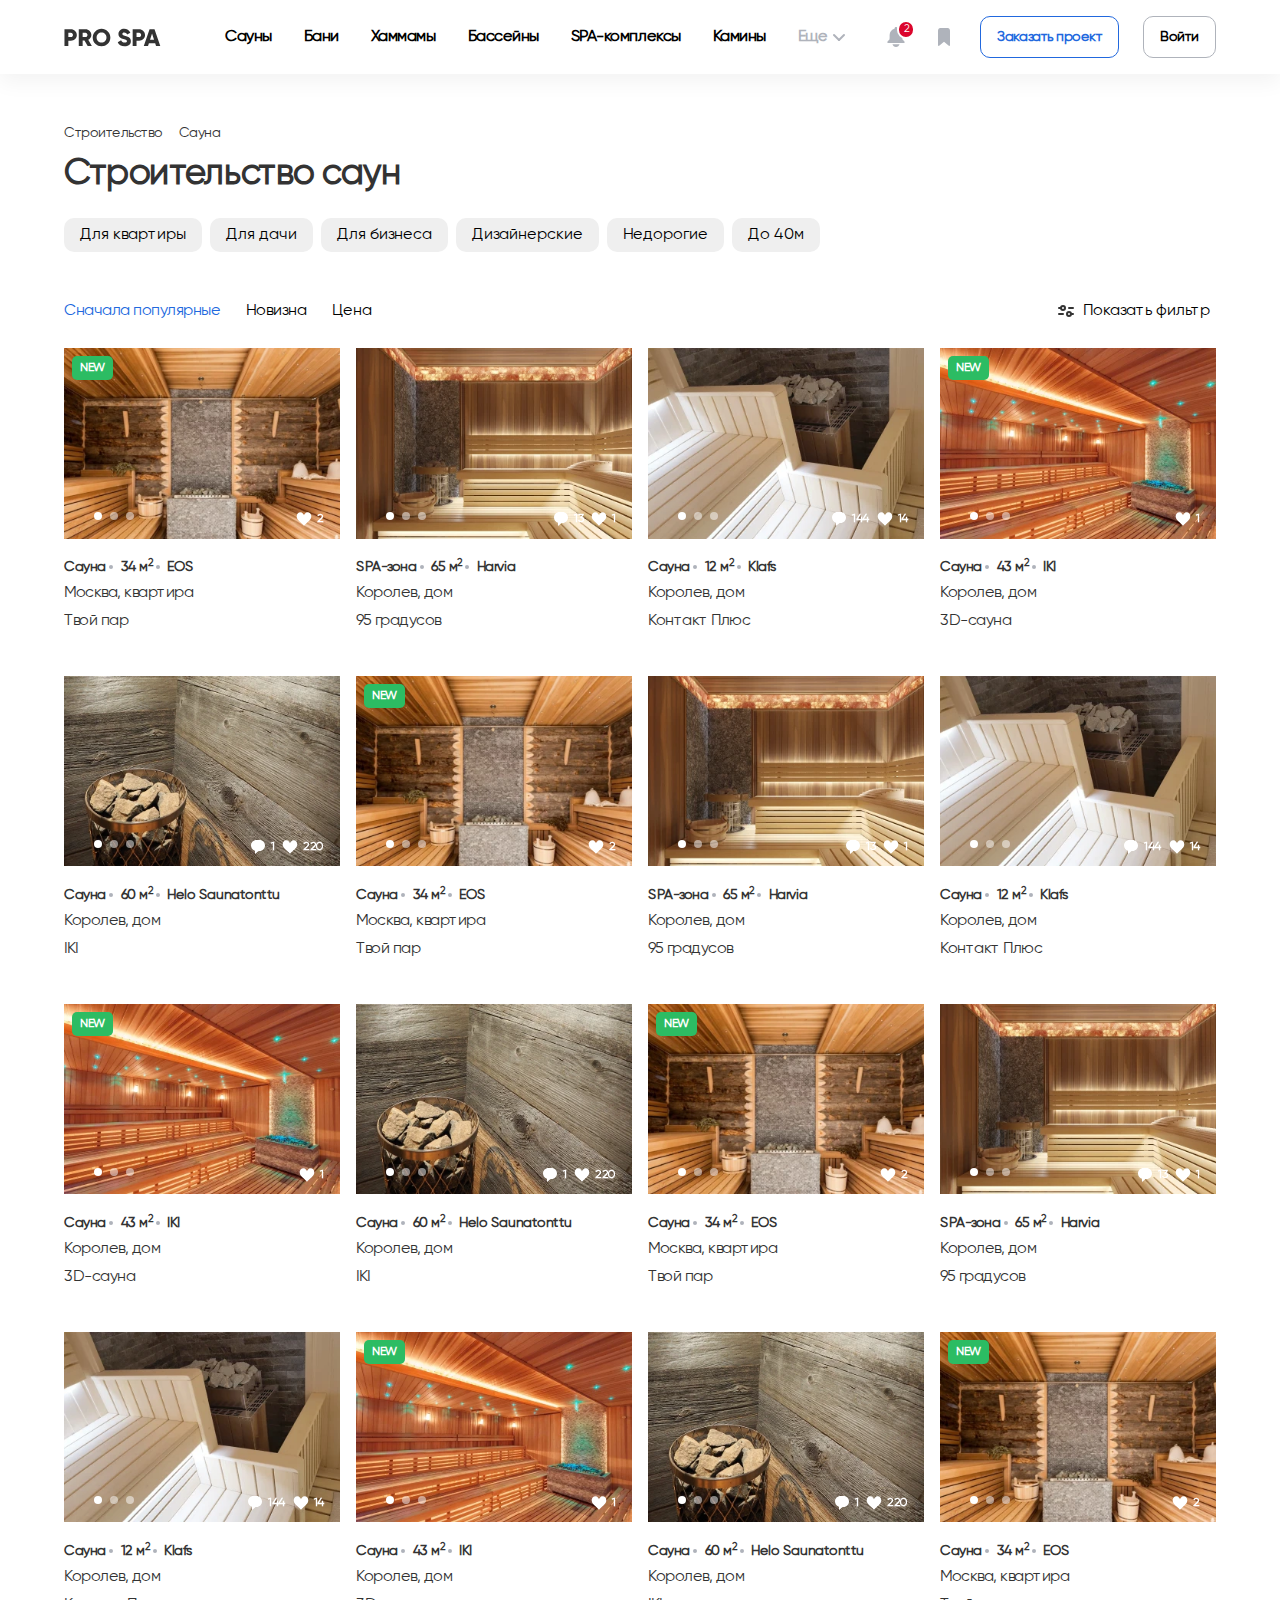
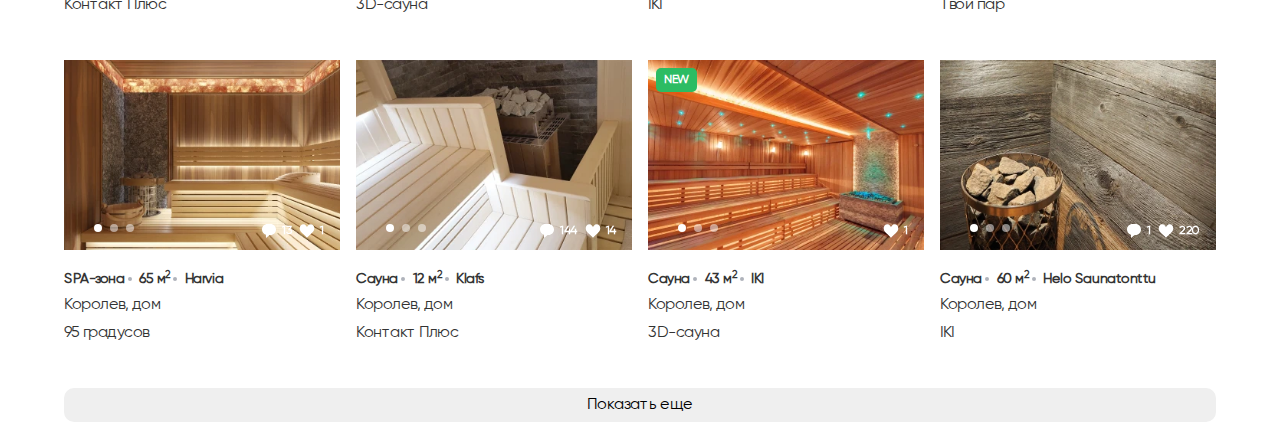
<file: index.html>
<!DOCTYPE html>
<html lang="ru">
  <head>
    <meta charset="UTF-8" />
    <meta http-equiv="X-UA-Compatible" content="IE=edge" />
    <meta name="viewport" content="width=device-width, initial-scale=1.0" />
    <meta name="description" content="Описание проекта">
    <title>Pro Spa</title>
    <link rel="stylesheet" href="css/style.min.css">
  </head>
  <body>
    <div class="page-body">
      <div class="page-header">
        <header class="page-header__wrapper centering-container">
          <a class="page-header__logo" href="#">
            <img src="img/svg/Icon Logo.svg" alt="логотип компании" width="97" height="29">
          </a>
          <nav class="page-header__nav main-nav main-nav--closed main-nav--nojs">
            <button class="main-nav__toggle" type="button">
              <span class="visually-hidden">Открыть меню</span>
              <svg class="main-nav__open-button" width="24" height="24">
                <use xlink:href="img/sprite_auto.svg#Icons Menu Gamburger"></use>
              </svg>
              <svg class="main-nav__close-button" width="24" height="24">
                <use xlink:href="img/sprite_auto.svg#Icons Menu Close"></use>
              </svg>
            </button>
            <ul class="main-nav__list">
              <li class="main-nav__item main-nav__item--content">
                <a class="main-nav__link" href="#">
                  <span>Сауны</span>
                  <svg width="16" height="16" stroke="#000000">
                    <use xlink:href="img/sprite_auto.svg#Icon Select"></use>
                  </svg>
                </a>
              </li>
              <li class="main-nav__item main-nav__item--content">
                <a class="main-nav__link" href="#">
                  <span>Бани</span>
                  <svg width="16" height="16" stroke="#000000">
                    <use xlink:href="img/sprite_auto.svg#Icon Select"></use>
                  </svg>
                </a>
              </li>
              <li class="main-nav__item main-nav__item--content">
                <a class="main-nav__link" href="#">
                  <span>Хаммамы</span>
                  <svg width="16" height="16" stroke="#000000">
                    <use xlink:href="img/sprite_auto.svg#Icon Select"></use>
                  </svg>
                </a>
              </li>
              <li class="main-nav__item main-nav__item--content">
                <a class="main-nav__link" href="#">
                  <span>Бассейны</span>
                  <svg width="16" height="16" stroke="#000000">
                    <use xlink:href="img/sprite_auto.svg#Icon Select"></use>
                  </svg>
                </a>
              </li>
              <li class="main-nav__item main-nav__item--content">
                <a class="main-nav__link" href="#">
                  <span>SPA-комплексы</span>
                  <svg width="16" height="16" stroke="#000000">
                    <use xlink:href="img/sprite_auto.svg#Icon Select"></use>
                  </svg>
                </a>
              </li>
              <li class="main-nav__item main-nav__item--content">
                <a class="main-nav__link" href="#">
                  <span>Камины</span>
                  <svg width="16" height="16" stroke="#000000">
                    <use xlink:href="img/sprite_auto.svg#Icon Select"></use>
                  </svg>
                </a>
              </li>
              <li class="main-nav__item">
                <a class="main-nav__link main-nav__link--show-more" href="#">
                  <span>
                    Еще
                    <span class="main-nav__show-more-mobile-content">разделы</span>
                  </span>
                  <svg width="16" height="16" fill="none" stroke="#000000">
                    <use xlink:href="img/sprite_auto.svg#Icon Select"></use>
                  </svg>
                </a>
              </li>
            </ul>
          </nav>
          <div class="page-header__lk lk">
            <a href="#" class="lk__icon lk__icon--notification">
              <svg width="24" height="24">
                <use xlink:href="img/sprite_auto.svg#Icons Menu Notification"></use>
              </svg>
              <div class="lk__counter-wrapper active">
                <span class="lk__counter--notification">2</span>
              </div>
            </a>
            <a href="#" class="lk__icon lk__icon--favourite">
              <svg width="24" height="24">
                <use xlink:href="img/sprite_auto.svg#Icons Menu Favourite"></use>
              </svg>
              <div class="lk__counter-wrapper lk__counter-wrapper--notification">
                <span class="lk__counter--notification">32</span>
              </div>
            </a>
            <a class="lk__button button lk__button--order" href="#">Заказать проект</a>
            <a class="lk__button button lk__button--sign-in" href="#">Войти</a>
          </div>
        </header>
      </div>

      <main class="page-main">
        <div class="page-main__bread-crumbs bread-crumbs centering-container">
          <ul class="bread-crumbs__list">
            <li class="bread-crumbs__item">Строительство</li>
            <li class="bread-crumbs__item">Сауна</li>
          </ul>
        </div>
        <div class="centering-container">
          <h1>Строительство саун</h1>
        </div>
        <div class="page-main__fast-filter fast-filter">
          <ul class="fast-filter__list">
            <li class="fast-filter__item">
              <button class="fast-filter__button button" type="button">Для квартиры</button>
            </li>
            <li class="fast-filter__item">
              <button class="fast-filter__button button" type="button">Для дачи</button>
            </li>
            <li class="fast-filter__item">
              <button class="fast-filter__button button" type="button">Для бизнеса</button>
            </li>
            <li class="fast-filter__item">
              <button class="fast-filter__button button" type="button">Дизайнерские</button>
            </li>
            <li class="fast-filter__item">
              <button class="fast-filter__button button" type="button">Недорогие</button>
            </li>
            <li class="fast-filter__item">
              <button class="fast-filter__button button" type="button">До 40м</button>
            </li>
          </ul>
        </div>
        <div class="page-main__sorting-wrapper centering-container">
          <div class="page-main__sorting sorting">
            <button class="sorting__tougle" type="button">
              <svg class="filter-tougle__icon" width="16" height="16">
                <use xlink:href="img/sprite_auto.svg#Icon Sort"></use>
              </svg>
            </button>
            <span class="sorting__indicator">Сначала популярные</span>
            <ul class="sorting__list sorting__list--closed">
              <li class="sorting__item">
                <button class="sorting__button sorting__button--new" type="button">Новизна</button>
              </li>
              <li class="sorting__item">
                <button class="sorting__button sorting__button--price" type="button">Цена</button>
              </li>
            </ul>
          </div>
          <button class="page-main__filter-toggle filter-toggle filter-toggle--hiden" type="button">
            <svg class="filter-toggle__icon" width="16" height="16">
              <use xlink:href="img/sprite_auto.svg#Icon Filter"></use>
            </svg>
            <span class="filter-toggle__text filter-toggle__text--opened">Скрыть фильтр</span>
            <span class="filter-toggle__text filter-toggle__text--closed">Показать фильтр</span>
            <span class="filter-toggle__text filter-toggle__text--mobile">фильтр</span>
          </button>
        </div>
        <div class="page-main__goods-and-filter-wrapper centering-container--goods-and-filter">
          <div class="page-main__goods goods">
            <ul class="goods__list">
              <div class="goods__item good-item">
                <div class="good-item__image-wrapper">
                  <div class="good-item__slider swiper">
                    <div class="good-item__list swiper-wrapper">
                      <div class="good-item__photo swiper-slide">
                        <picture>
                          <source class="good-item__image--webp" type="image/webp" srcset="img/content/image-14.webp, img/content/image-14@2x.webp 2x">
                          <img class="good-item__image" src="img/content/image-14.jpg" width="260" height="386" alt="фото сауны">
                        </picture>
                      </div>
                    </div>
                    <div class="swiper-pagination"></div>
                  </div>
                  <div class="good-item__feature-wrapper">
                    <div class="good-item__feature good-item__feature--comment feature">
                      <svg width="16" height="16" fill="#FFFFF">
                        <use xlink:href="img/sprite_auto.svg#Icon Comment"></use>
                      </svg>
                      <span class="feature__counter feature__counter--comment">20</span>
                    </div>
                    <div class="good-item__feature good-item__feature--like feature">
                      <svg width="16" height="16" fill="#FFFFF">
                        <use xlink:href="img/sprite_auto.svg#Icon Favourite"></use>
                      </svg>
                      <span class="feature__counter feature__counter--like">235</span>
                    </div>
                  </div>
                  <div class="good-item__new">
                    <span>new</span>
                  </div>
                </div>
                <div class="good-item__description">
                  <div class="good-item__parameters">
                    <div>
                      <span class="good-item__type">Сауна</span>
                    </div>
                    <div>
                      <span class="good-item__area">34</span>
                      <span>м<sup>2</sup></span>
                    </div>
                    <div>
                      <span class="good-item__name">EOS</span>
                    </div>
                  </div>
                  <span class="good-item__location">Москва, квартира</span>
                  <span class="good-item__company">Твой пар</span>
                </div>
              </div>
            </ul>
            <button class="goods__show-more-button button">Показать еще</button>
            <ul class="goods__pages pages">
              <li class="pages__item">
                <a href="#">
                  <span>1</span>
                </a>
              </li>
              <li class="pages__item">
                <a href="#">
                  <span>2</span>
                </a>
              </li>
              <li class="pages__item">
                <a href="#">
                  <span>3</span>
                </a>
              </li>
              <li class="pages__item">
                <a href="#">
                  <span>4</span>
                </a>
              </li>
              <li class="pages__item">
                <a href="#">
                  <span>5</span>
                </a>
              </li>
              <li class="pages__item">
                <a href="#">
                  <span>6</span>
                </a>
              </li>
              <li class="pages__item pages__item--points">
                <a href="#">
                  <span>...</span>
                </a>
              </li>
              <li class="pages__item">
                <a href="#">
                  <span>99</span>
                </a>
              </li>
              <li class="pages__item">
                <a href="#">
                  <span>100</span>
                </a>
              </li>
            </ul>
          </div>
          <div class="page-main__filter filter hidden">
            <div class="filter__mobile-header">
              <span>Фильтр</span>
              <button class="filter__mobile-button" type="button">
                <svg width="16" height="16">
                  <use xlink:href="img/sprite_auto.svg#Icons Menu Close"></use>
                </svg>
              </button>
            </div>
            <div class="filter__wrapper">
              <div class="filter__block filter-block">
                <header class="filter-block__header">
                  <h2>Компания</h2>
                  <span class="filter-block__counter filter-block__counter--company">2</span>
                  <button class="filter-block__show-button filter-block__show-button--company filter-block__show-button--closed" type="button">
                    <svg width="16" height="16" stroke="none">
                      <use xlink:href="img/sprite_auto.svg#Icon Select"></use>
                    </svg>
                  </button>
                </header>
                <div class="filter-block__search search">
                  <label class="visually-hidden" for="search-id">поиск</label>
                  <input type="text" name="search" id="search-id" placeholder="Найти">
                </div>
                <ul class="filter-block__param-list param-list param-list--companies">
                  <li class="param-list__item">
                    <input class="param-list__checkbox visually-hidden" type="checkbox" id="95-degrees" checked>
                    <label for="95-degrees">95 градусов</label>
                  </li>
                  <li class="param-list__item">
                    <input class="param-list__checkbox visually-hidden" type="checkbox" id="contact-plus">
                    <label for="contact-plus">Контакт Плюс</label>
                  </li>
                  <li class="param-list__item">
                    <input class="param-list__checkbox visually-hidden" type="checkbox" id="your-steam">
                    <label for="your-steam">Твой пар</label>
                  </li>
                  <li class="param-list__item">
                    <input class="param-list__checkbox visually-hidden" type="checkbox" id="3d-sauna">
                    <label for="3d-sauna">3D сауна</label>
                  </li>
                  <li class="param-list__item">
                    <input class="param-list__checkbox visually-hidden" type="checkbox" id="iki">
                    <label for="iki">IKI</label>
                  </li>
                  <li class="param-list__item">
                    <input class="param-list__checkbox visually-hidden" type="checkbox" id="95-degrees">
                    <label for="95-degrees">95 градусов</label>
                  </li>
                </ul>
                <button class="filter-block__show-more-button">Посмотреть все</button>
              </div>
              <div class="filter__block filter-block">
                <header class="filter-block__header">
                  <h2>Цена</h2>
                  <span class="filter-block__counter filter-block__counter--price"></span>
                  <button class="filter-block__show-button filter-block__show-button--company" type="button">
                    <svg width="16" height="16">
                      <use xlink:href="img/sprite_auto.svg#Icon Select"></use>
                    </svg>
                  </button>
                </header>
                <ul class="filter-block__param-list param-list">
                  <li class="param-list__item">
                    <input class="param-list__checkbox visually-hidden" type="checkbox" id="chipest" checked>
                    <label for="chipest">до 10 000 &#8381;</label>
                  </li>
                  <li class="param-list__item">
                    <input class="param-list__checkbox visually-hidden" type="checkbox" id="middle">
                    <label for="middle">10 001 – 30 000</label>
                  </li>
                  <li class="param-list__item">
                    <input class="param-list__checkbox visually-hidden" type="checkbox" id="heigh">
                    <label for="heigh">30 001 – 50 000</label>
                  </li>
                  <li class="param-list__item">
                    <input class="param-list__checkbox visually-hidden" type="checkbox" id="top">
                    <label for="top">50 000 ₽ и более</label>
                  </li>
                </ul>
              </div>
              <div class="filter__block filter-block">
                <header class="filter-block__header">
                  <h2>объем</h2>
                  <span class="filter-block__counter filter-block__counter--price"></span>
                  <button class="filter-block__show-button filter-block__show-button--company" type="button">
                    <svg width="16" height="16">
                      <use xlink:href="img/sprite_auto.svg#Icon Select"></use>
                    </svg>
                  </button>
                </header>
                <ul class="filter-block__param-list param-list">
                  <li class="param-list__item">
                    <input class="param-list__checkbox visually-hidden" type="checkbox" id="less-10kW" checked>
                    <label for="20kW">до 10 кВт</label>
                  </li>
                  <li class="param-list__item">
                    <input class="param-list__checkbox visually-hidden" type="checkbox" id="20kW">
                    <label for="20kW">10-20 кВт</label>
                  </li>
                  <li class="param-list__item">
                    <input class="param-list__checkbox visually-hidden" type="checkbox" id="30kW">
                    <label for="30kW">20-30 кВт</label>
                  </li>
                  <li class="param-list__item">
                    <input class="param-list__checkbox visually-hidden" type="checkbox" id="more-20kW">
                    <label for="more-20kW">30 кВт</label>
                  </li>
                </ul>
              </div>
              <div class="filter__block filter-block">
                <header class="filter-block__header">
                  <h2>объем парной</h2>
                  <span class="filter-block__counter filter-block__counter--price"></span>
                  <button class="filter-block__show-button filter-block__show-button--company" type="button">
                    <svg width="16" height="16">
                      <use xlink:href="img/sprite_auto.svg#Icon Select"></use>
                    </svg>
                  </button>
                </header>
                <ul class="filter-block__param-list param-list">
                </ul>
              </div>
              <div class="filter__block filter-block">
                <header class="filter-block__header">
                  <h2>парогенератор</h2>
                  <span class="filter-block__counter filter-block__counter--price"></span>
                  <button class="filter-block__tougle tougle active" type="button">
                    <div class="tougle__wrapper">
                      <div class="tougle__lever"></div>
                    </div>
                  </button>
                </header>
              </div>
              <div class="filter__block filter-block">
                <header class="filter-block__header">
                  <h2>управление</h2>
                  <span class="filter-block__counter filter-block__counter--price"></span>
                  <button class="filter-block__show-button filter-block__show-button--company" type="button">
                    <svg width="16" height="16">
                      <use xlink:href="img/sprite_auto.svg#Icon Select"></use>
                    </svg>
                  </button>
                </header>
                <ul class="filter-block__param-list param-list">
                </ul>
              </div>
              <div class="filter__block filter-block">
                <header class="filter-block__header">
                  <h2>установка</h2>
                  <span class="filter-block__counter filter-block__counter--price"></span>
                  <button class="filter-block__show-button filter-block__show-button--company" type="button">
                    <svg width="16" height="16">
                      <use xlink:href="img/sprite_auto.svg#Icon Select"></use>
                    </svg>
                  </button>
                </header>
                <ul class="filter-block__param-list param-list">
                </ul>
              </div>
              <button class="filter__clear-button button">Очистить филтр</button>
            </div>
          </div>
        </div>
      </main>
    </div>

    <script src="js/vendor.min.js"></script>
    <script src="js/main.min.js"></script>
  </body>
</html>
</file>
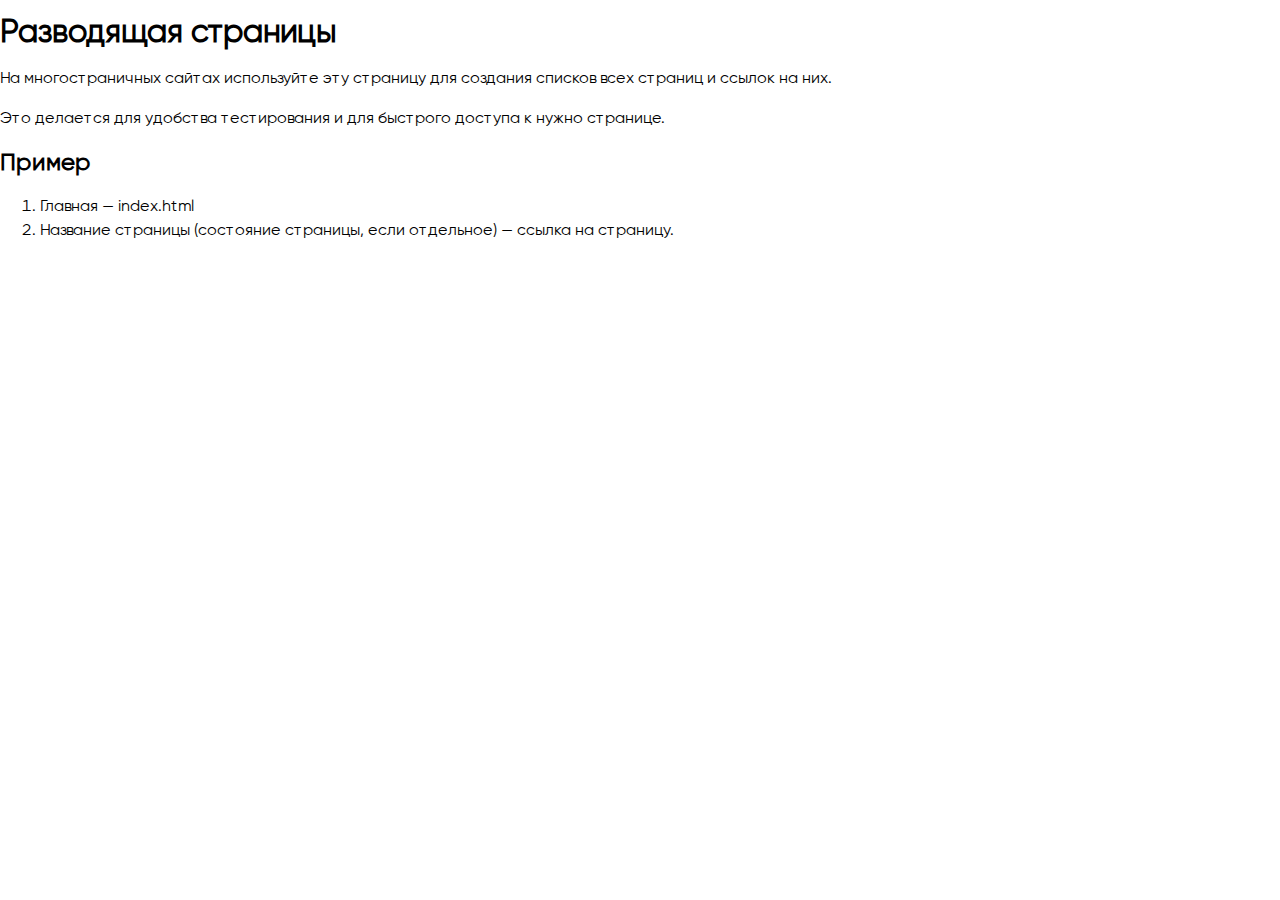
<file: sitemap.html>
<!DOCTYPE html>
<html lang="ru">
  <head>
    <meta charset="UTF-8" />
    <meta http-equiv="X-UA-Compatible" content="IE=edge" />
    <meta name="viewport" content="width=device-width, initial-scale=1.0" />
    <meta name="description" content="">
    <title>ProjectName</title>
    <link rel="stylesheet" href="css/style.min.css">
  </head>
  <body>
    <div class="wrapper">
      <header>
        <div class="container"></div>
      </header>
      <main>
        <section class="intro">
          <div class="container">
            <h1>Разводящая страницы</h1>
            <p>На многостраничных сайтах используйте эту страницу для создания списков всех страниц и ссылок на них.</p>
            <p>Это делается для удобства тестирования и для быстрого доступа к нужно странице.</p>
            <h2>Пример</h2>
            <ol>
              <li>
                <a href="index.html">Главная — index.html</a>
              </li>
              <li>
                <a href="#">Название страницы (состояние страницы, если отдельное) — ссылка на страницу.</a>
              </li>
            </ol>
          </div>
        </section>
      </main>
      <footer>
        <div class="container"></div>
      </footer>
    </div>
  </body>
</html>
</file>
<file: css/style.min.css>
@charset "UTF-8";
/*! normalize.css v8.0.1 | MIT License | github.com/necolas/normalize.css */
@-webkit-keyframes swiper-preloader-spin{to{-webkit-transform:rotate(360deg);transform:rotate(360deg)}}@keyframes swiper-preloader-spin{to{-webkit-transform:rotate(360deg);transform:rotate(360deg)}}html{-webkit-text-size-adjust:100%}details,main{display:block}h1{margin:.67em 0;font-size:2em}hr{-webkit-box-sizing:content-box;box-sizing:content-box;height:0;overflow:visible}code,kbd,pre,samp{font-size:1em;font-family:monospace,monospace}a{background-color:transparent;color:#000;text-decoration:none}abbr[title]{-webkit-text-decoration:underline dotted;text-decoration:underline dotted;border-bottom:none}b,strong{font-weight:bolder}small{font-size:80%}sub,sup{position:relative;font-size:75%;line-height:0;vertical-align:baseline}sub{bottom:-.25em}sup{top:-.5em}img{border-style:none}button,input,optgroup,select,textarea{margin:0;font-size:100%;line-height:1.15;font-family:inherit}button,input{overflow:visible}button,select{text-transform:none}[type=button]::-moz-focus-inner,[type=reset]::-moz-focus-inner,[type=submit]::-moz-focus-inner,button::-moz-focus-inner{padding:0;border-style:none}[type=button]:-moz-focusring,[type=reset]:-moz-focusring,[type=submit]:-moz-focusring,button:-moz-focusring{outline:1px dotted ButtonText}fieldset{padding:.35em .75em .625em}legend{display:table;max-width:100%;color:inherit;white-space:normal}progress{vertical-align:baseline}textarea{overflow:auto;resize:none}[type=checkbox],[type=radio],legend{-webkit-box-sizing:border-box;box-sizing:border-box;padding:0}[type=number]::-webkit-inner-spin-button,[type=number]::-webkit-outer-spin-button{height:auto}[type=search]{outline-offset:-2px;-webkit-appearance:textfield}[type=search]::-webkit-search-decoration{-webkit-appearance:none}::-webkit-file-upload-button{font:inherit;-webkit-appearance:button}summary{display:list-item}[hidden],template{display:none}@font-face{font-family:'swiper-icons';src:url("data:application/font-woff;charset=utf-8;base64, [base64]//wADZ2x5ZgAAAywAAADMAAAD2MHtryVoZWFkAAABbAAAADAAAAA2E2+eoWhoZWEAAAGcAAAAHwAAACQC9gDzaG10eAAAAigAAAAZAAAArgJkABFsb2NhAAAC0AAAAFoAAABaFQAUGG1heHAAAAG8AAAAHwAAACAAcABAbmFtZQAAA/gAAAE5AAACXvFdBwlwb3N0AAAFNAAAAGIAAACE5s74hXjaY2BkYGAAYpf5Hu/j+W2+MnAzMYDAzaX6QjD6/4//Bxj5GA8AuRwMYGkAPywL13jaY2BkYGA88P8Agx4j+/8fQDYfA1AEBWgDAIB2BOoAeNpjYGRgYNBh4GdgYgABEMnIABJzYNADCQAACWgAsQB42mNgYfzCOIGBlYGB0YcxjYGBwR1Kf2WQZGhhYGBiYGVmgAFGBiQQkOaawtDAoMBQxXjg/wEGPcYDDA4wNUA2CCgwsAAAO4EL6gAAeNpj2M0gyAACqxgGNWBkZ2D4/wMA+xkDdgAAAHjaY2BgYGaAYBkGRgYQiAHyGMF8FgYHIM3DwMHABGQrMOgyWDLEM1T9/w8UBfEMgLzE////P/5//f/V/xv+r4eaAAeMbAxwIUYmIMHEgKYAYjUcsDAwsLKxc3BycfPw8jEQA/[base64]/uznmfPFBNODM2K7MTQ45YEAZqGP81AmGGcF3iPqOop0r1SPTaTbVkfUe4HXj97wYE+yNwWYxwWu4v1ugWHgo3S1XdZEVqWM7ET0cfnLGxWfkgR42o2PvWrDMBSFj/IHLaF0zKjRgdiVMwScNRAoWUoH78Y2icB/yIY09An6AH2Bdu/UB+yxopYshQiEvnvu0dURgDt8QeC8PDw7Fpji3fEA4z/PEJ6YOB5hKh4dj3EvXhxPqH/SKUY3rJ7srZ4FZnh1PMAtPhwP6fl2PMJMPDgeQ4rY8YT6Gzao0eAEA409DuggmTnFnOcSCiEiLMgxCiTI6Cq5DZUd3Qmp10vO0LaLTd2cjN4fOumlc7lUYbSQcZFkutRG7g6JKZKy0RmdLY680CDnEJ+UMkpFFe1RN7nxdVpXrC4aTtnaurOnYercZg2YVmLN/d/gczfEimrE/fs/bOuq29Zmn8tloORaXgZgGa78yO9/cnXm2BpaGvq25Dv9S4E9+5SIc9PqupJKhYFSSl47+Qcr1mYNAAAAeNptw0cKwkAAAMDZJA8Q7OUJvkLsPfZ6zFVERPy8qHh2YER+3i/BP83vIBLLySsoKimrqKqpa2hp6+jq6RsYGhmbmJqZSy0sraxtbO3sHRydnEMU4uR6yx7JJXveP7WrDycAAAAAAAH//wACeNpjYGRgYOABYhkgZgJCZgZNBkYGLQZtIJsFLMYAAAw3ALgAeNolizEKgDAQBCchRbC2sFER0YD6qVQiBCv/H9ezGI6Z5XBAw8CBK/m5iQQVauVbXLnOrMZv2oLdKFa8Pjuru2hJzGabmOSLzNMzvutpB3N42mNgZGBg4GKQYzBhYMxJLMlj4GBgAYow/P/PAJJhLM6sSoWKfWCAAwDAjgbRAAB42mNgYGBkAIIbCZo5IPrmUn0hGA0AO8EFTQAA");font-weight:400;font-style:normal}:root{--swiper-theme-color: #007aff}.swiper,.swiper-wrapper{position:relative;z-index:1}.swiper{margin-left:auto;margin-right:auto;overflow:hidden;list-style:none;padding:0}.swiper-vertical>.swiper-wrapper{-webkit-box-orient:vertical;-webkit-box-direction:normal;-ms-flex-direction:column;flex-direction:column}.swiper-wrapper{width:100%;height:100%;display:-webkit-box;display:-ms-flexbox;display:flex;-webkit-transition-property:-webkit-transform;-o-transition-property:transform;transition-property:transform;transition-property:transform,-webkit-transform;-webkit-box-sizing:content-box;box-sizing:content-box}.swiper-android .swiper-slide,.swiper-wrapper{-webkit-transform:translate3d(0,0,0);transform:translate3d(0,0,0)}.swiper-pointer-events{-ms-touch-action:pan-y;touch-action:pan-y}.swiper-pointer-events.swiper-vertical{-ms-touch-action:pan-x;touch-action:pan-x}.swiper-slide{-ms-flex-negative:0;flex-shrink:0;height:100%;position:relative;-webkit-transition-property:-webkit-transform;-o-transition-property:transform;transition-property:transform;transition-property:transform,-webkit-transform}.swiper-slide-invisible-blank{visibility:hidden}.swiper-autoheight,.swiper-autoheight .swiper-slide{height:auto}.swiper-autoheight .swiper-wrapper{-webkit-box-align:start;-ms-flex-align:start;align-items:flex-start;-webkit-transition-property:height,-webkit-transform;-o-transition-property:transform,height;transition-property:transform,height;transition-property:transform,height,-webkit-transform}.swiper-backface-hidden .swiper-slide{-webkit-transform:translateZ(0);transform:translateZ(0);-webkit-backface-visibility:hidden;backface-visibility:hidden}.swiper-3d,.swiper-3d.swiper-css-mode .swiper-wrapper{-webkit-perspective:1200px;perspective:1200px}.swiper-3d .swiper-cube-shadow,.swiper-3d .swiper-slide,.swiper-3d .swiper-slide-shadow,.swiper-3d .swiper-slide-shadow-bottom,.swiper-3d .swiper-slide-shadow-left,.swiper-3d .swiper-slide-shadow-right,.swiper-3d .swiper-slide-shadow-top,.swiper-3d .swiper-wrapper{-webkit-transform-style:preserve-3d;transform-style:preserve-3d}.swiper-3d .swiper-slide-shadow,.swiper-3d .swiper-slide-shadow-bottom,.swiper-3d .swiper-slide-shadow-left,.swiper-3d .swiper-slide-shadow-right,.swiper-3d .swiper-slide-shadow-top{position:absolute;left:0;top:0;width:100%;height:100%;pointer-events:none;z-index:10}.swiper-3d .swiper-slide-shadow{background:rgba(0,0,0,.15)}.swiper-3d .swiper-slide-shadow-left{background-image:-webkit-gradient(linear,right top,left top,from(rgba(0,0,0,.5)),to(transparent));background-image:-o-linear-gradient(right,rgba(0,0,0,.5),transparent);background-image:linear-gradient(to left,rgba(0,0,0,.5),transparent)}.swiper-3d .swiper-slide-shadow-right{background-image:-webkit-gradient(linear,left top,right top,from(rgba(0,0,0,.5)),to(transparent));background-image:-o-linear-gradient(left,rgba(0,0,0,.5),transparent);background-image:linear-gradient(to right,rgba(0,0,0,.5),transparent)}.swiper-3d .swiper-slide-shadow-top{background-image:-webkit-gradient(linear,left bottom,left top,from(rgba(0,0,0,.5)),to(transparent));background-image:-o-linear-gradient(bottom,rgba(0,0,0,.5),transparent);background-image:linear-gradient(to top,rgba(0,0,0,.5),transparent)}.swiper-3d .swiper-slide-shadow-bottom{background-image:-webkit-gradient(linear,left top,left bottom,from(rgba(0,0,0,.5)),to(transparent));background-image:-o-linear-gradient(top,rgba(0,0,0,.5),transparent);background-image:linear-gradient(to bottom,rgba(0,0,0,.5),transparent)}.swiper-css-mode>.swiper-wrapper{overflow:auto;scrollbar-width:none;-ms-overflow-style:none}.swiper-css-mode>.swiper-wrapper::-webkit-scrollbar{display:none}.swiper-css-mode>.swiper-wrapper>.swiper-slide{scroll-snap-align:start start}.swiper-horizontal.swiper-css-mode>.swiper-wrapper{-ms-scroll-snap-type:x mandatory;scroll-snap-type:x mandatory}.swiper-vertical.swiper-css-mode>.swiper-wrapper{-ms-scroll-snap-type:y mandatory;scroll-snap-type:y mandatory}.swiper-centered>.swiper-wrapper::before{content:'';-ms-flex-negative:0;flex-shrink:0;-webkit-box-ordinal-group:10000;-ms-flex-order:9999;order:9999}.swiper-centered.swiper-horizontal>.swiper-wrapper>.swiper-slide:first-child{-webkit-margin-start:var(--swiper-centered-offset-before);margin-inline-start:var(--swiper-centered-offset-before)}.swiper-centered.swiper-horizontal>.swiper-wrapper::before{height:100%;min-height:1px;width:var(--swiper-centered-offset-after)}.swiper-centered.swiper-vertical>.swiper-wrapper>.swiper-slide:first-child{-webkit-margin-before:var(--swiper-centered-offset-before);margin-block-start:var(--swiper-centered-offset-before)}.swiper-centered.swiper-vertical>.swiper-wrapper::before{width:100%;min-width:1px;height:var(--swiper-centered-offset-after)}.swiper-centered>.swiper-wrapper>.swiper-slide{scroll-snap-align:center center}.swiper-virtual .swiper-slide{-webkit-backface-visibility:hidden;-webkit-transform:translateZ(0);transform:translateZ(0)}.swiper-virtual.swiper-css-mode .swiper-wrapper::after{content:'';position:absolute;left:0;top:0;pointer-events:none}.swiper-virtual.swiper-css-mode.swiper-horizontal .swiper-wrapper::after{height:1px;width:var(--swiper-virtual-size)}.swiper-virtual.swiper-css-mode.swiper-vertical .swiper-wrapper::after{width:1px;height:var(--swiper-virtual-size)}:root{--swiper-navigation-size: 44px}.swiper-button-next,.swiper-button-prev{position:absolute;top:50%;width:calc(var(--swiper-navigation-size)/44*27);height:var(--swiper-navigation-size);margin-top:calc(0px - (var(--swiper-navigation-size)/2));z-index:10;cursor:pointer;display:-webkit-box;display:-ms-flexbox;display:flex;-webkit-box-align:center;-ms-flex-align:center;align-items:center;-webkit-box-pack:center;-ms-flex-pack:center;justify-content:center;color:var(--swiper-navigation-color, var(--swiper-theme-color))}.swiper-button-next.swiper-button-disabled,.swiper-button-prev.swiper-button-disabled{opacity:.35;cursor:auto;pointer-events:none}.swiper-button-next:after,.swiper-button-prev:after{font-family:swiper-icons;font-size:var(--swiper-navigation-size);text-transform:none!important;letter-spacing:0;font-variant:initial;line-height:1}.swiper-button-prev,.swiper-rtl .swiper-button-next{left:10px;right:auto}.swiper-button-prev:after,.swiper-rtl .swiper-button-next:after{content:'prev'}.swiper-button-next,.swiper-rtl .swiper-button-prev{right:10px;left:auto}.swiper-button-next:after,.swiper-rtl .swiper-button-prev:after{content:'next'}.swiper-button-lock{display:none}.swiper-pagination{position:absolute;text-align:left;-webkit-transition:300ms opacity;-o-transition:300ms opacity;transition:300ms opacity;-webkit-transform:translate3d(0,0,0);transform:translate3d(0,0,0);z-index:10}.swiper-pagination.swiper-pagination-hidden{opacity:0}.swiper-horizontal>.swiper-pagination-bullets,.swiper-pagination-bullets.swiper-pagination-horizontal,.swiper-pagination-custom,.swiper-pagination-fraction{bottom:5px;left:0;width:100%}.swiper-pagination-bullets-dynamic{overflow:hidden;font-size:0}.swiper-pagination-bullets-dynamic .swiper-pagination-bullet{-webkit-transform:scale(.33);-ms-transform:scale(.33);transform:scale(.33);position:relative}.swiper-pagination-bullets-dynamic .swiper-pagination-bullet-active,.swiper-pagination-bullets-dynamic .swiper-pagination-bullet-active-main{-webkit-transform:scale(1);-ms-transform:scale(1);transform:scale(1)}.swiper-pagination-bullets-dynamic .swiper-pagination-bullet-active-prev{-webkit-transform:scale(.66);-ms-transform:scale(.66);transform:scale(.66)}.swiper-pagination-bullets-dynamic .swiper-pagination-bullet-active-prev-prev{-webkit-transform:scale(.33);-ms-transform:scale(.33);transform:scale(.33)}.swiper-pagination-bullets-dynamic .swiper-pagination-bullet-active-next{-webkit-transform:scale(.66);-ms-transform:scale(.66);transform:scale(.66)}.swiper-pagination-bullets-dynamic .swiper-pagination-bullet-active-next-next{-webkit-transform:scale(.33);-ms-transform:scale(.33);transform:scale(.33)}.swiper-pagination-bullet{width:var(--swiper-pagination-bullet-width, var(--swiper-pagination-bullet-size, 8px));height:var(--swiper-pagination-bullet-height, var(--swiper-pagination-bullet-size, 8px));display:inline-block;border-radius:50%;background-color:#fff;opacity:none}button.swiper-pagination-bullet{border:0;margin:0;padding:0;-webkit-box-shadow:none;box-shadow:none;-webkit-appearance:none;-moz-appearance:none;appearance:none}.swiper-pagination-clickable .swiper-pagination-bullet{cursor:pointer}.swiper-pagination-bullet:only-child{display:none!important}.swiper-pagination-bullet-active{opacity:var(--swiper-pagination-bullet-opacity, 1);background:var(--swiper-pagination-color, var(--swiper-theme-color))}.swiper-pagination-vertical.swiper-pagination-bullets,.swiper-vertical>.swiper-pagination-bullets{right:10px;top:50%;-webkit-transform:translate3d(0,-50%,0);transform:translate3d(0,-50%,0)}.swiper-pagination-vertical.swiper-pagination-bullets .swiper-pagination-bullet,.swiper-vertical>.swiper-pagination-bullets .swiper-pagination-bullet{margin:var(--swiper-pagination-bullet-vertical-gap, 6px) 0;display:block}.swiper-pagination-vertical.swiper-pagination-bullets.swiper-pagination-bullets-dynamic,.swiper-vertical>.swiper-pagination-bullets.swiper-pagination-bullets-dynamic{top:50%;-webkit-transform:translateY(-50%);-ms-transform:translateY(-50%);transform:translateY(-50%);width:8px}.swiper-pagination-vertical.swiper-pagination-bullets.swiper-pagination-bullets-dynamic .swiper-pagination-bullet,.swiper-vertical>.swiper-pagination-bullets.swiper-pagination-bullets-dynamic .swiper-pagination-bullet{display:inline-block;-webkit-transition:200ms top,200ms -webkit-transform;-o-transition:200ms transform,200ms top;transition:200ms transform,200ms top;transition:200ms transform,200ms top,200ms -webkit-transform}.swiper-horizontal>.swiper-pagination-bullets .swiper-pagination-bullet,.swiper-pagination-horizontal.swiper-pagination-bullets .swiper-pagination-bullet{margin:0 var(--swiper-pagination-bullet-horizontal-gap, 4px)}.swiper-horizontal>.swiper-pagination-bullets.swiper-pagination-bullets-dynamic,.swiper-pagination-horizontal.swiper-pagination-bullets.swiper-pagination-bullets-dynamic{left:50%;-webkit-transform:translateX(-50%);-ms-transform:translateX(-50%);transform:translateX(-50%);white-space:nowrap}.swiper-horizontal>.swiper-pagination-bullets.swiper-pagination-bullets-dynamic .swiper-pagination-bullet,.swiper-pagination-horizontal.swiper-pagination-bullets.swiper-pagination-bullets-dynamic .swiper-pagination-bullet{-webkit-transition:200ms left,200ms -webkit-transform;-o-transition:200ms transform,200ms left;transition:200ms transform,200ms left;transition:200ms transform,200ms left,200ms -webkit-transform}.swiper-horizontal.swiper-rtl>.swiper-pagination-bullets-dynamic .swiper-pagination-bullet{-webkit-transition:200ms right,200ms -webkit-transform;-o-transition:200ms transform,200ms right;transition:200ms transform,200ms right;transition:200ms transform,200ms right,200ms -webkit-transform}.swiper-pagination-progressbar{background:rgba(0,0,0,.25);position:absolute}.swiper-pagination-progressbar .swiper-pagination-progressbar-fill{background:var(--swiper-pagination-color, var(--swiper-theme-color));position:absolute;left:0;top:0;width:100%;height:100%;-webkit-transform:scale(0);-ms-transform:scale(0);transform:scale(0);-webkit-transform-origin:left top;-ms-transform-origin:left top;transform-origin:left top}.swiper-rtl .swiper-pagination-progressbar .swiper-pagination-progressbar-fill{-webkit-transform-origin:right top;-ms-transform-origin:right top;transform-origin:right top}.swiper-horizontal>.swiper-pagination-progressbar,.swiper-pagination-progressbar.swiper-pagination-horizontal,.swiper-pagination-progressbar.swiper-pagination-vertical.swiper-pagination-progressbar-opposite,.swiper-vertical>.swiper-pagination-progressbar.swiper-pagination-progressbar-opposite{width:100%;height:4px;left:0;top:0}.swiper-horizontal>.swiper-pagination-progressbar.swiper-pagination-progressbar-opposite,.swiper-pagination-progressbar.swiper-pagination-horizontal.swiper-pagination-progressbar-opposite,.swiper-pagination-progressbar.swiper-pagination-vertical,.swiper-vertical>.swiper-pagination-progressbar{width:4px;height:100%;left:0;top:0}.swiper-pagination-lock{display:none}.swiper-scrollbar{border-radius:10px;position:relative;-ms-touch-action:none;background:rgba(0,0,0,.1)}.swiper-horizontal>.swiper-scrollbar{position:absolute;left:1%;bottom:3px;z-index:50;height:5px;width:98%}.swiper-vertical>.swiper-scrollbar{position:absolute;right:3px;top:1%;z-index:50;width:5px;height:98%}.swiper-scrollbar-drag{height:100%;width:100%;position:relative;background:rgba(0,0,0,.5);border-radius:10px;left:0;top:0}.swiper-scrollbar-cursor-drag{cursor:move}.swiper-scrollbar-lock{display:none}.swiper-zoom-container{width:100%;height:100%;display:-webkit-box;display:-ms-flexbox;display:flex;-webkit-box-pack:center;-ms-flex-pack:center;justify-content:center;-webkit-box-align:center;-ms-flex-align:center;align-items:center;text-align:center}.swiper-zoom-container>canvas,.swiper-zoom-container>img,.swiper-zoom-container>svg{max-width:100%;max-height:100%;-o-object-fit:contain;object-fit:contain}.swiper-slide-zoomed{cursor:move}.swiper-lazy-preloader{width:42px;height:42px;position:absolute;left:50%;top:50%;margin-left:-21px;margin-top:-21px;z-index:10;-webkit-transform-origin:50%;-ms-transform-origin:50%;transform-origin:50%;-webkit-box-sizing:border-box;box-sizing:border-box;border:4px solid var(--swiper-preloader-color, var(--swiper-theme-color));border-radius:50%;border-top-color:transparent}.swiper-slide-visible .swiper-lazy-preloader{-webkit-animation:swiper-preloader-spin 1s infinite linear;animation:swiper-preloader-spin 1s infinite linear}.swiper-lazy-preloader-white{--swiper-preloader-color: #fff}.swiper-lazy-preloader-black{--swiper-preloader-color: #000}.swiper .swiper-notification{position:absolute;left:0;top:0;pointer-events:none;opacity:0;z-index:-1000}.swiper-free-mode>.swiper-wrapper{-webkit-transition-timing-function:ease-out;-o-transition-timing-function:ease-out;transition-timing-function:ease-out;margin:0 auto}.swiper-grid>.swiper-wrapper{-ms-flex-wrap:wrap;flex-wrap:wrap}.swiper-grid-column>.swiper-wrapper{-ms-flex-wrap:wrap;flex-wrap:wrap;-webkit-box-orient:vertical;-webkit-box-direction:normal;-ms-flex-direction:column;flex-direction:column}.swiper-fade.swiper-free-mode .swiper-slide{-webkit-transition-timing-function:ease-out;-o-transition-timing-function:ease-out;transition-timing-function:ease-out}.swiper-fade .swiper-slide{pointer-events:none;-webkit-transition-property:opacity;-o-transition-property:opacity;transition-property:opacity}.swiper-fade .swiper-slide .swiper-slide{pointer-events:none}.swiper-fade .swiper-slide-active,.swiper-fade .swiper-slide-active .swiper-slide-active{pointer-events:auto}.swiper-cards,.swiper-cube,.swiper-flip{overflow:visible}.swiper-cube .swiper-slide{pointer-events:none;-webkit-backface-visibility:hidden;backface-visibility:hidden;z-index:1;visibility:hidden;-webkit-transform-origin:0 0;-ms-transform-origin:0 0;transform-origin:0 0;width:100%;height:100%}.swiper-cube .swiper-slide .swiper-slide{pointer-events:none}.swiper-cube.swiper-rtl .swiper-slide{-webkit-transform-origin:100% 0;-ms-transform-origin:100% 0;transform-origin:100% 0}.swiper-cube .swiper-slide-active .swiper-slide-active{pointer-events:auto}.swiper-cube .swiper-slide-active,.swiper-cube .swiper-slide-next,.swiper-cube .swiper-slide-next+.swiper-slide,.swiper-cube .swiper-slide-prev{pointer-events:auto;visibility:visible}.swiper-cube .swiper-slide-shadow-bottom,.swiper-cube .swiper-slide-shadow-left,.swiper-cube .swiper-slide-shadow-right,.swiper-cube .swiper-slide-shadow-top{z-index:0;-webkit-backface-visibility:hidden;backface-visibility:hidden}.swiper-cube .swiper-cube-shadow{position:absolute;left:0;bottom:0;width:100%;height:100%;opacity:.6;z-index:0}.swiper-cube .swiper-cube-shadow:before{content:'';background:#000;position:absolute;left:0;top:0;bottom:0;right:0;-webkit-filter:blur(50px);filter:blur(50px)}.swiper-flip .swiper-slide{pointer-events:none;-webkit-backface-visibility:hidden;backface-visibility:hidden;z-index:1}.swiper-flip .swiper-slide .swiper-slide{pointer-events:none}.swiper-flip .swiper-slide-active,.swiper-flip .swiper-slide-active .swiper-slide-active{pointer-events:auto}.swiper-flip .swiper-slide-shadow-bottom,.swiper-flip .swiper-slide-shadow-left,.swiper-flip .swiper-slide-shadow-right,.swiper-flip .swiper-slide-shadow-top{z-index:0;-webkit-backface-visibility:hidden;backface-visibility:hidden}.swiper-cards .swiper-slide,.swiper-creative .swiper-slide{-webkit-backface-visibility:hidden;backface-visibility:hidden;overflow:hidden}.swiper-creative .swiper-slide{-webkit-transition-property:opacity,height,-webkit-transform;-o-transition-property:transform,opacity,height;transition-property:transform,opacity,height;transition-property:transform,opacity,height,-webkit-transform}.swiper-cards .swiper-slide{-webkit-transform-origin:center bottom;-ms-transform-origin:center bottom;transform-origin:center bottom}@font-face{font-style:normal;font-weight:400;font-family:"Gilroy";font-display:swap;src:url(../../fonts/Gilroy-Regular.woff2) format("woff2"),url(../../fonts/Gilroy-Regular.woff) format("woff")}*,::after,::before{-webkit-box-sizing:border-box;box-sizing:border-box}body,html{margin:0;padding:0}html{font-style:normal;font-weight:400;font-size:16px;line-height:24px;font-family:"Gilroy","Arial",sans-serif;color:#000;-webkit-font-smoothing:antialiased;-moz-osx-font-smoothing:grayscale;text-rendering:optimizeLegibility}body{width:100%;height:100%;background-color:#fff}img,video{display:block;max-width:100%;height:auto}input:-webkit-autofill{-webkit-box-shadow:inset 0 0 0 1000px #fff;box-shadow:inset 0 0 0 1000px #fff;-webkit-text-fill-color:#000}input,select,textarea{border-radius:0}input::-webkit-input-placeholder,textarea::-webkit-input-placeholder{opacity:1}input::-moz-placeholder,textarea::-moz-placeholder{opacity:1}input:-ms-input-placeholder,input::-ms-input-placeholder,textarea:-ms-input-placeholder,textarea::-ms-input-placeholder{opacity:1}input::placeholder,textarea::placeholder{opacity:1}input:invalid,textarea:invalid{-webkit-box-shadow:none;box-shadow:none}input::-ms-clear,input::-ms-reveal{display:none}input[type=search]::-webkit-search-cancel-button,input[type=search]::-webkit-search-decoration,input[type=search]::-webkit-search-results-button,input[type=search]::-webkit-search-results-decoration{-webkit-appearance:none;appearance:none}input::-webkit-inner-spin-button,input::-webkit-outer-spin-button{margin:0;-webkit-appearance:none;appearance:none}input[type=number]{-webkit-appearance:textfield;-moz-appearance:textfield;appearance:textfield}input:matches([type=email],[type=number],[type=password],[type=search],[type=tel],[type=text],[type=url]),select,textarea{-webkit-appearance:none;-moz-appearance:none;appearance:none}[type=button],[type=reset],[type=submit],button{-webkit-appearance:none;-moz-appearance:none;appearance:none}.wrapper{position:relative;display:-webkit-box;display:-ms-flexbox;display:flex;-webkit-box-orient:vertical;-webkit-box-direction:normal;-ms-flex-direction:column;flex-direction:column;min-height:100vh;min-height:calc(100*var(--vh, 1vh));overflow:hidden}.wrapper .footer,.wrapper .header{-ms-flex-negative:0;flex-shrink:0}.wrapper main{-webkit-box-flex:1;-ms-flex-positive:1;flex-grow:1}.rouble{font-family:"Gilroy","Arial",sans-serif;text-transform:lowercase!important;font-weight:400!important}.visually-hidden{position:absolute;width:1px;height:1px;margin:-1px;padding:0;overflow:hidden;white-space:nowrap;border:0;clip:rect(0 0 0 0);-webkit-clip-path:inset(100%);clip-path:inset(100%)}.scroll-lock-ios{position:fixed;overflow:hidden}.scroll-lock{overflow:hidden}.no-scrollbar{-ms-overflow-style:none;scrollbar-width:none}.no-scrollbar::-webkit-scrollbar{display:none}.no-transition{-webkit-transition:none!important;-o-transition:none!important;transition:none!important}.button,.page-body{font-family:"Gilroy","Arial",sans-serif}.page-body{font-size:16px;font-style:normal;font-weight:400;line-height:28px;letter-spacing:-.47px;background-color:#fff;color:#333;min-width:320px;text-align:left}.button{display:block;-webkit-box-sizing:border-box;box-sizing:border-box;text-align:center;text-decoration:none;padding:8px 16px;border:0;border-radius:10px;outline:0;cursor:pointer}.centering-container,.centering-container--goods-and-filter{width:1792px;margin:0 auto}.main-nav__list{padding:0;margin:0;list-style:none;display:-webkit-box;display:-ms-flexbox;display:flex;-ms-flex-wrap:wrap;flex-wrap:wrap;-webkit-box-pack:start;-ms-flex-pack:start;justify-content:flex-start;-webkit-box-align:center;-ms-flex-align:center;align-items:center}.main-nav__link{display:block;font-size:16px;font-style:normal;font-weight:600;line-height:24px;text-decoration:none;cursor:pointer}.main-nav__link:hover{color:#2168de}.main-nav__link svg{stroke:#afb3bb}.main-nav__link--show-more{display:-webkit-box;display:-ms-flexbox;display:flex;-webkit-box-align:center;-ms-flex-align:center;align-items:center;color:#afb3bb}.main-nav__link--show-more span{margin-right:4px}.main-nav__item:not(:last-child){margin-right:32px;margin-bottom:0}.main-nav__button-wrapper{position:relative;width:auto;margin:0 auto}.main-nav--opened .main-nav__open-button,.main-nav__item--content svg,.main-nav__toggle{display:none}.main-nav__close-button{fill:#2168de}.lk__icon:hover::before,.main-nav--closed .main-nav__open-button,.main-nav--opened .main-nav__close-button{display:block}.main-nav--closed .main-nav__close-button,.main-nav__show-more-mobile-content{display:none}.page-header{-webkit-box-shadow:0 8px 20px rgba(0,0,0,.05);box-shadow:0 8px 20px rgba(0,0,0,.05)}.page-header__wrapper{display:-webkit-box;display:-ms-flexbox;display:flex;position:relative;-webkit-box-pack:justify;-ms-flex-pack:justify;justify-content:space-between;-webkit-box-align:center;-ms-flex-align:center;align-items:center;padding-top:16px;padding-bottom:16px}.page-header__logo{width:97px;height:19px;margin-right:64px}.page-header__nav{margin-right:auto}.lk{display:-webkit-box;display:-ms-flexbox;display:flex;-webkit-box-pack:end;-ms-flex-pack:end;justify-content:flex-end;-webkit-box-align:center;-ms-flex-align:center;align-items:center}.lk__button{font-size:14px;line-height:24px;font-weight:600;margin-left:24px}.lk__button--order{color:#2168de;border:1px solid #2168de}.lk__button--order:hover{color:#fff;background-color:#2168de}.lk__button--sign-in{border:1px solid #afb3bb}.lk__button--sign-in:hover{color:#2168de;border:1px solid #bcd2f5}.lk__icon{margin:0;padding:0;list-style:none;position:relative;display:-webkit-box;display:-ms-flexbox;display:flex;-webkit-box-align:center;-ms-flex-align:center;align-items:center;text-decoration:none;cursor:pointer}.lk__icon::before{display:none;position:absolute;padding:5px 16px 7px;background-color:#333;color:#fff;right:-40px;bottom:-45px;font-size:14px;border-radius:10px}.lk__icon--favourite{margin-left:24px}.lk__icon--favourite::before,.lk__icon::before{content:"Избранное"}.lk__icon--notification::before{content:"Уведомления"}.lk__counter-wrapper{display:none;position:absolute;-webkit-box-sizing:border-box;box-sizing:border-box;top:-5px;right:-7px;padding:3px 5px 7px;border-radius:10px;height:19px;background-color:#db052c;border:2px solid #fff}.lk__counter-wrapper span{display:block;font-size:11px;line-height:8px;color:#fff}.lk__counter-wrapper.active{display:block}.lk__counter-wrapper.lk__counter-wrapper--notification{right:-15px}.page-main h1{padding:0;list-style:none;font-size:36px;font-weight:700;line-height:40px;margin:0 0 24px}.page-main__sorting-wrapper{display:-webkit-box;display:-ms-flexbox;display:flex;-webkit-box-pack:justify;-ms-flex-pack:justify;justify-content:space-between}.page-main__goods-and-filter-wrapper{display:-ms-grid;display:grid;-ms-grid-columns:auto -webkit-min-content;-ms-grid-columns:auto min-content;grid-template-columns:auto -webkit-min-content;grid-template-columns:auto min-content}.bread-crumbs__list{margin:0;list-style:none;display:-webkit-box;display:-ms-flexbox;display:flex;-webkit-box-pack:start;-ms-flex-pack:start;justify-content:flex-start;-webkit-box-align:center;-ms-flex-align:center;align-items:center;font-size:14px;line-height:16px;padding:51px 0 13px}.bread-crumbs__item:not(:last-child){margin-right:16px}.sorting,.sorting__list{display:-webkit-box;display:-ms-flexbox;display:flex;-webkit-box-align:center;-ms-flex-align:center;align-items:center}.sorting{position:relative}.sorting__list{margin:0;padding:0;list-style:none;-webkit-box-pack:start;-ms-flex-pack:start;justify-content:flex-start;font-size:16px;font-weight:400;line-height:32px}.sorting__item:not(:last-child){margin-right:25px}.sorting__indicator{color:#2168de;margin-right:25px}.sorting__button,.sorting__tougle{margin:0;padding:0;list-style:none;background-color:transparent;border:0;cursor:pointer}.sorting__button{text-align:left}.sorting__tougle{display:none}.filter{-webkit-box-sizing:border-box;box-sizing:border-box;padding:48px 0;width:240px;margin-left:64px}.filter__clear-button{width:100%;font-size:17px;font-weight:600;line-height:32px;text-align:center}.filter.hidden,.filter__mobile-header{display:none}.filter__mobile-header span{font-size:16px;font-weight:400;line-height:24px}.filter__mobile-button{margin:0;padding:0;list-style:none;border:0;background-color:transparent;cursor:pointer}.fast-filter{width:1792px;margin:0 auto 43px}.fast-filter__list{margin:0;padding:0;list-style:none;display:-webkit-box;display:-ms-flexbox;display:flex;-ms-flex-wrap:wrap;flex-wrap:wrap;-webkit-box-pack:start;-ms-flex-pack:start;justify-content:flex-start;-webkit-box-align:center;-ms-flex-align:center;align-items:center}.fast-filter__item{font-size:16px;line-height:32px}.fast-filter__item:not(:last-child){margin-right:8px}.filter-toggle{display:-webkit-box;display:-ms-flexbox;display:flex;-webkit-box-pack:start;-ms-flex-pack:start;justify-content:flex-start;-webkit-box-align:center;-ms-flex-align:center;align-items:center;border:0;background-color:transparent;cursor:pointer}.filter-toggle__text--opened{display:block;color:#2168de}.filter-toggle--hiden .filter-toggle__text--closed{display:block}.filter-toggle--hiden .filter-toggle__text--opened,.filter-toggle__text--closed{display:none}.filter-toggle__icon{stroke:#2168de;margin-right:9px}.filter-block__show-button svg,.filter-toggle--hiden .filter-toggle__icon{stroke:#333}.filter-toggle__text--mobile{display:none}.filter-block{padding-bottom:16px}.filter-block__header{display:-webkit-box;display:-ms-flexbox;display:flex;-webkit-box-pack:justify;-ms-flex-pack:justify;justify-content:space-between;-webkit-box-align:center;-ms-flex-align:center;align-items:center}.filter-block__counter{margin-right:auto;color:#afb3bb}.filter-block__header h2{padding:0;list-style:none;font-size:15px;font-weight:700;line-height:32px;margin:0 9px 0 0;text-transform:uppercase}.filter-block__show-button{border:0;background-color:transparent}.filter-block__show-button.filter-block__show-button--closed svg{-webkit-transform:rotate(180deg);-ms-transform:rotate(180deg);transform:rotate(180deg)}.filter-block__search{margin-bottom:5px}.filter-block__show-more-button{margin:0;padding:0;list-style:none;border:0;background:0 0;font-size:14px;font-style:normal;font-weight:400;line-height:24px;color:#2168de;cursor:pointer}.search input{width:100%;padding:8px 11px;border:1px solid #afb3bb;border-radius:4px}.search input::-webkit-input-placeholder{font-size:14px;font-weight:500;line-height:24px;color:#afb3bb}.search input::-moz-placeholder{font-size:14px;font-weight:500;line-height:24px;color:#afb3bb}.search input:-ms-input-placeholder,.search input::-ms-input-placeholder{font-size:14px;font-weight:500;line-height:24px;color:#afb3bb}.search input::placeholder{font-size:14px;font-weight:500;line-height:24px;color:#afb3bb}.param-list{margin:0;padding:0;list-style:none}.param-list.param-list--closed{height:0;overflow:hidden}.param-list--companies{height:195px;white-space:nowrap;overflow-y:scroll}.param-list__item,.param-list__item label::before{-webkit-box-sizing:border-box;box-sizing:border-box}.param-list__item{font-size:16px;font-weight:500;line-height:24px;padding:8px 0;position:relative;border-radius:10px}.param-list__item:hover{background-color:#f4f7fd}.param-list__item label{padding-left:32px}.param-list__item label::before{position:absolute;content:"";top:50%;left:0;-webkit-transform:translate(0,-50%);-ms-transform:translate(0,-50%);transform:translate(0,-50%);width:24px;height:24px;border:1px solid #afb3bb;border-radius:4px}.param-list__item input:checked+label::before{background:url("../img/sprite/Icon Check Filter.svg") center no-repeat;background-color:#2168de;background-size:10px 10px;border:1px solid #2168de}.tougle{margin:0;padding:0;list-style:none;display:block;border:0;background-color:transparent}.tougle__wrapper{-webkit-box-sizing:border-box;box-sizing:border-box;background-color:#afb3bb;width:42px;height:24px;padding:3px;border-radius:12px}.tougle__lever{width:18px;height:18px;margin-right:auto;background-color:#fff;border-radius:50%}.tougle.active .tougle__lever{margin-left:auto;margin-right:0}.tougle.active .tougle__wrapper{background-color:#2168de}.good-item{display:block;width:100%}.good-item__image-wrapper{position:relative}.good-item__image-wrapper img{width:100%;-o-object-fit:contain;object-fit:contain}.good-item__description{padding-top:16px}.good-item__feature-wrapper{display:-webkit-box;display:-ms-flexbox;display:flex;-webkit-box-pack:end;-ms-flex-pack:end;justify-content:flex-end;-webkit-box-align:center;-ms-flex-align:center;align-items:center;position:absolute;bottom:12px;right:16px}.good-item__new{display:none}.good-item--new .good-item__new{display:block;position:absolute;top:8px;left:8px;padding:4px 8px;-webkit-box-sizing:border-box;box-sizing:border-box;border-radius:5px;background-color:#2cbc63;font-size:12px;font-style:normal;font-weight:700;line-height:16px;text-transform:uppercase;color:#fff;z-index:3}.good-item__parameters{-webkit-box-sizing:border-box;box-sizing:border-box;width:auto;display:-webkit-box;display:-ms-flexbox;display:flex;-webkit-box-pack:start;-ms-flex-pack:start;justify-content:flex-start;-ms-flex-wrap:wrap;flex-wrap:wrap}.good-item__parameters div:not(:last-child){margin-right:15px}.good-item__parameters div{font-size:14px;font-weight:600;line-height:24px;position:relative}.good-item__parameters div:not(:last-child)::before{position:absolute;content:"";width:4px;height:4px;border-radius:50%;background-color:#afb3bb;top:50%;-webkit-transform:translateY(-50%);-ms-transform:translateY(-50%);transform:translateY(-50%);right:-7.5px}.good-item__company,.good-item__location{display:block}.good-item__slider{width:100%;position:relative}.good-item__slider .swiper-pagination{width:100px;position:absolute;left:0;bottom:5px}.swiper-pagination-bullet{background-color:rgba(255,255,255,.5)}.swiper-pagination-bullet-active{background-color:#fff}.swiper-slide{width:100%!important}.feature{display:none}.feature--visible.feature{display:-webkit-box;display:-ms-flexbox;display:flex;-webkit-box-pack:start;-ms-flex-pack:start;justify-content:flex-start;-webkit-box-align:center;-ms-flex-align:center;align-items:center;margin-left:8px;z-index:4}.feature svg{fill:#fff;margin-right:5px}.feature__counter{font-size:12px;font-weight:700;line-height:16px;color:#fff}.pages{display:none}.goods{width:100%}.goods__list{margin:0;list-style:none;display:-ms-grid;display:grid;-ms-grid-columns:1fr 1fr 1fr 1fr;grid-template-columns:1fr 1fr 1fr 1fr;row-gap:41px;-webkit-column-gap:16px;-moz-column-gap:16px;column-gap:16px;padding:21px 0 41px}.goods__show-more-button{width:100%;cursor:pointer}.goods__show-more-button:hover{background-color:#cfd4da;color:#2168de}@media (max-width:1919px){.centering-container,.centering-container--goods-and-filter,.fast-filter{width:1312px}}@media (max-width:1439px){.centering-container,.centering-container--goods-and-filter,.fast-filter{width:1152px}}@media (max-width:1279px){.centering-container,.centering-container--goods-and-filter{width:960px}.main-nav__item--content{display:none}.main-nav__item--content:nth-child(-n+4){display:block}.fast-filter{width:960px}}@media (max-width:1023px){.centering-container{width:100%;padding-left:16px;padding-right:16px}.centering-container--goods-and-filter{width:100%;padding:0}.main-nav__item--content svg{display:block}.main-nav__item--content svg,.main-nav__link--show-more svg{-webkit-transform:rotate(-90deg);-ms-transform:rotate(-90deg);transform:rotate(-90deg)}.main-nav__toggle{position:absolute;top:-45px;right:5px;display:block;background-color:transparent;cursor:pointer;border:0;z-index:3}.main-nav__toggle:focus-visible{outline:2px solid #333}.main-nav__show-more-mobile-content{display:inline}.main-nav{position:absolute;width:100%;left:0;top:63px;background-color:#fff}.main-nav--closed .main-nav__list{display:none}.main-nav--nojs .main-nav__item{display:-webkit-box;display:-ms-flexbox;display:flex}.main-nav__item:not(:last-child){margin-right:0}.main-nav__list{display:block;position:relative;-webkit-box-sizing:border-box;box-sizing:border-box;padding:40px 0;width:100%;list-style:none;background-color:#fff;z-index:4}.main-nav__link,.page-header{border-bottom:1px solid #afb3bb}.main-nav__link{display:-webkit-box;display:-ms-flexbox;display:flex;-webkit-box-sizing:border-box;box-sizing:border-box;-webkit-box-pack:justify;-ms-flex-pack:justify;justify-content:space-between;-webkit-box-align:center;-ms-flex-align:center;align-items:center;font-size:15px;font-weight:600;line-height:24px;padding:16px 17px}.main-nav--nojs .main-nav__toggle{display:none}.main-nav--nojs .main-nav__list{position:static}.page-header{-webkit-box-shadow:none;box-shadow:none}.page-header__wrapper{padding-top:19px;padding-bottom:19px}.lk{margin-right:50px}.lk__button{display:none}.page-main h1{font-size:24px;line-height:32px;margin-bottom:16px}.bread-crumbs__list{font-size:12px;padding:28px 0 4px}.sorting__item:not(:last-child){margin-right:0}.sorting__indicator{font-size:16px;line-height:32px;color:#333}.sorting__tougle{display:block;margin-right:5px}.sorting__list.sorting__list--closed{display:none}.sorting__list{display:block;min-width:232px;position:absolute;top:80px;left:40px;padding:21px;border-radius:10px;background-color:#fff;z-index:11}.sorting__list--opened .sorting__button{display:block;position:relative;-webkit-box-sizing:border-box;box-sizing:border-box;width:100%;padding:8px 24px}.sorting__list--opened .sorting__button:hover{background-color:#f4f7fd;color:#2168de}.sorting__list--opened .sorting__button.active{font-weight:700;font-size:16px;line-height:24px}.sorting__list--opened .sorting__button.active::before{position:absolute;content:"";width:16px;height:16px;top:50%;right:20px;-webkit-transform:translate(0,-50%);-ms-transform:translate(0,-50%);transform:translate(0,-50%);background:url("../img/sprite/Icon Check.svg") center no-repeat}.filter,.filter__wrapper{-webkit-box-sizing:border-box;box-sizing:border-box;margin:0}.filter{position:absolute;width:100%;top:0;left:0;background-color:#fff;z-index:11;padding:0}.filter__wrapper{padding:27px 16px}.filter__mobile-header{display:-webkit-box;display:-ms-flexbox;display:flex;-webkit-box-pack:justify;-ms-flex-pack:justify;justify-content:space-between;-webkit-box-align:center;-ms-flex-align:center;align-items:center;padding:16px;min-height:62px;border-bottom:1px solid #afb3bb}.fast-filter{width:100%;padding-left:16px;padding-right:0}.fast-filter__list{-ms-flex-wrap:nowrap;flex-wrap:nowrap;overflow-x:auto;white-space:nowrap;-ms-overflow-style:none;scrollbar-width:none;overflow-y:scroll}.fast-filter__list::-webkit-scrollbar{display:none}.filter-toggle--hiden .filter-toggle__text--closed,.filter-toggle__text--opened{display:none}.filter-toggle--hiden .filter-toggle__icon,.filter-toggle__icon{stroke:#333}.filter-toggle__text--hide,.filter-toggle__text--open{display:none}.filter-toggle__text--mobile,.goods__list{display:block}.goods__item:not(:last-child){margin-bottom:25px}}
/*# sourceMappingURL=style.min.css.map */
</file>
